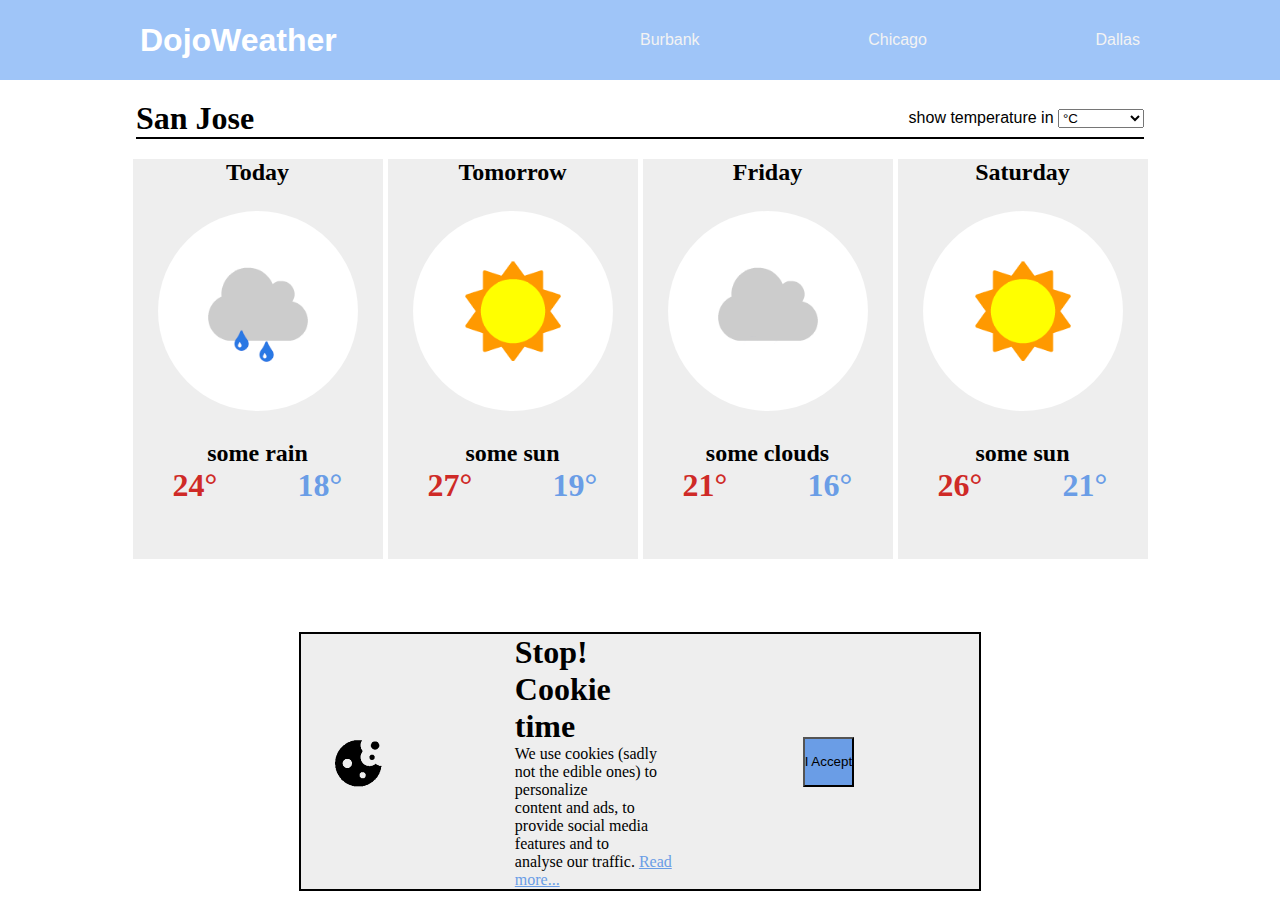
<file: DojoWeather/index.html>
<!DOCTYPE html>
<html lang="en">
<head>
    <meta charset="UTF-8">
    <meta name="viewport" content="width=device-width, initial-scale=1.0">
    <title>Weather Forecast</title>
    <link rel="stylesheet" href="style.css">
</head>
<body>
    <div class="nav">
        <div class="flex-container">
            <h1 class="nav-title">DojoWeather</h1>
            <ul class="nav-links" onclick="alert('Loading weather report...')">
                <li><a href="#">Burbank</a></li>
                <li><a href="#">Chicago</a></li>
                <li><a href="#">Dallas</a></li>
            </ul>
        </div>
    </div>
    <div class="main">
        <div class="header_main">
            <div class="user">
                <h1>San Jose</h1>
            </div>
            <div class="temperature">
                <label for="">show temperature in</label>
                <select id="tempUnit">
                    <option value="°C">°C</option>
                    <option value="celsius">Celsius</option>
                    <option value="fahrenheit">Fahrenheit</option>
                </select>
            </div>
        </div>
        <div class="box">
            <div class="box_temperature">
                <h2>Today</h2>
                <img src="assets/some_rain.png" alt="">
                <h2>some rain</h2>
                <div class="temp">
                    <h1 class="temperature_one">24°</h1>
                    <h1 class="temperature_two">18°</h1>
                </div>
            </div>
            <div class="box_temperature">
                <h2>Tomorrow</h2>
                <img src="assets/some_sun.png" alt="">
                <h2>some sun</h2>
                <div class="temp">
                    <h1 class="temperature_one">27°</h1>
                    <h1 class="temperature_two">19°</h1>
                </div>
            </div>
            <div class="box_temperature">
                <h2>Friday</h2>
                <img src="assets/some_clouds.png" alt="">
                <h2>some clouds</h2>
                <div class="temp">
                    <h1 class="temperature_one">21°</h1>
                    <h1 class="temperature_two">16°</h1>
                </div>
            </div>
            <div class="box_temperature">
                <h2>Saturday</h2>
                <img src="assets/some_sun.png" alt="">
                <h2>some sun</h2>
                <div class="temp">
                    <h1 class="temperature_one">26°</h1>
                    <h1 class="temperature_two">21°</h1>
                </div>
            </div>
        </div>
            <div class="footer">
                <img src="assets/cookie.png" alt="cookie">
                <div class="text">
                <h1>Stop! Cookie time</h1>
                <p>We use cookies (sadly not the edible ones) to personalize 
                    <br> content and ads, to provide social media features and to 
                    <br> analyse our traffic. 
                    <a href="#">Read more...</a>
                </div>
                    <button class="removebtn" onclick="removeFooter('.footer')">I Accept</button>
                </p>
            </div>
    </div>
    <script src="script.js"></script>
</body>
</html>
</file>
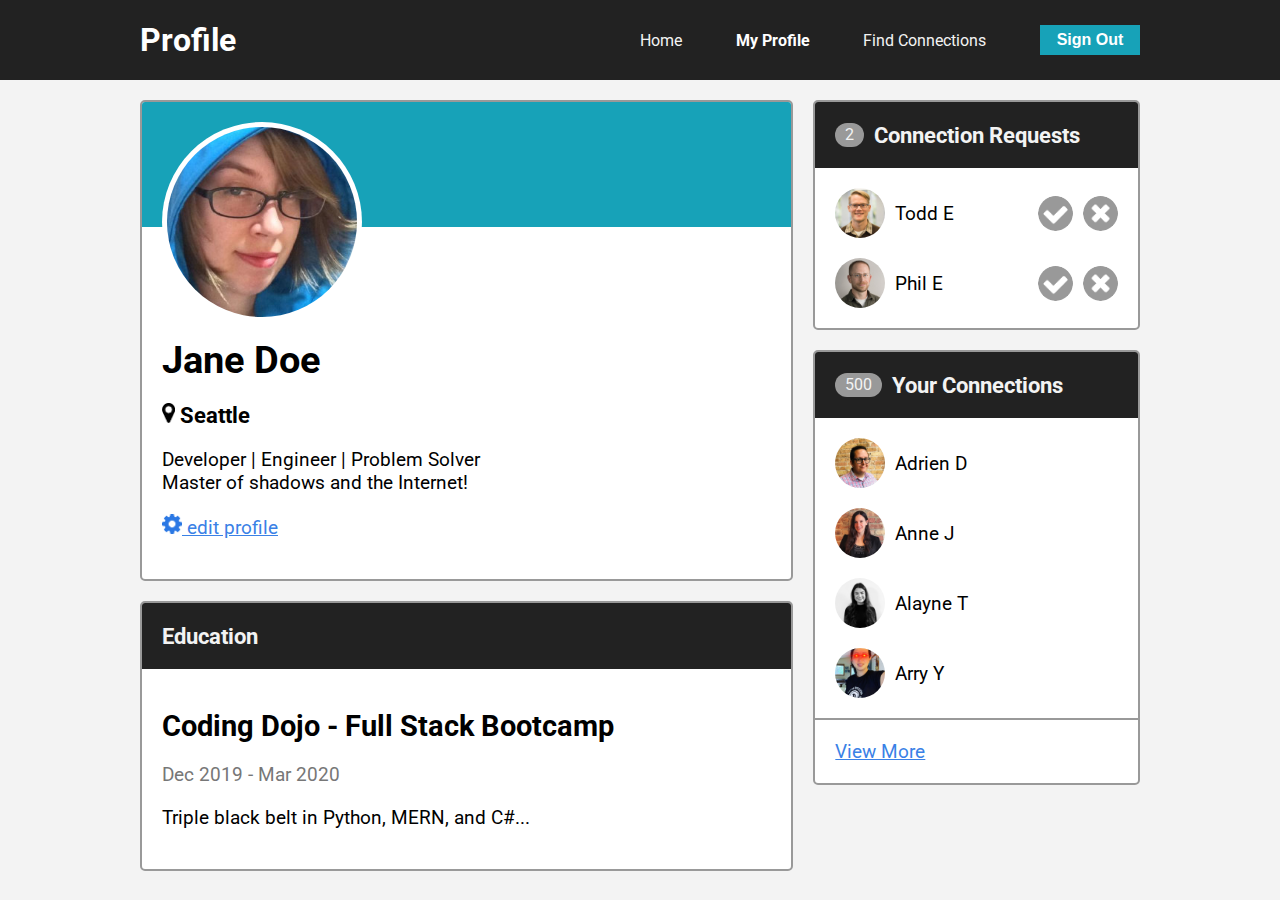
<file: profile-page/index.html>
<!DOCTYPE html>
<html lang="en">
<head>
    <meta charset="UTF-8">
    <meta name="viewport" content="width=device-width, initial-scale=1.0">
    <title>Profile Page</title>
    <link rel="stylesheet" href="style.css">
    <link rel="preconnect" href="https://fonts.gstatic.com">
    <link href="https://fonts.googleapis.com/css2?family=Roboto&display=swap" rel="stylesheet">
</head>
<body>

    <!-- navbar -->
    <div class="nav">
        <div class="flex-container">
            <h1 class="nav-title">Profile</h1>
            <ul class="nav-links">
                <li><a href="#">Home</a></li>
                <li><a href="#" class="active">My Profile</a></li>
                <li><a href="#">Find Connections</a></li>
                <li><button class="btn">Sign Out</button></li>
            </ul>
        </div>
    </div>

    <!-- main -->
    <div class="flex-container main">

        <!-- 2/3 width column -->
        <div class="col-2">

            <!-- user info card -->
            <div class="card user-card">
                <div class="card-header">
                    <img src="images/jane-m.jpg" alt="jane" class="avatar-m">
                </div>
                <div class="card-body">
                    <h1 id="name">Jane Doe</h1>
                    <h3><img src="icons/map-marker.png" alt="pin" class="icon-s"> Seattle</h3>
                    <p>Developer | Engineer | Problem Solver<br>
                    Master of shadows and the Internet!</p>
                    <p><a href="#" onclick="change('#nm')"> <img src="icons/gear.png" alt="gear" class="icon-s"> edit profile</a></p>
                </div>
            </div>

            <!-- user education card -->
            <div class="card">
                <div class="card-header">
                    <h3>Education</h3>
                </div>
                <div class="card-body">
                    <h2>Coding Dojo - Full Stack Bootcamp</h2>
                    <p class="dates">Dec 2019 - Mar 2020</p>
                    <p>Triple black belt in Python, MERN, and C#...</p>
                </div>
            </div>

        </div>

        <!-- 1/3 width column -->
        <div class="col-1">

            <!-- connection requests card -->
            <div class="card">
                <div class="card-header">
                    <span class="badge" id="friends">2</span>
                    <h3>Connection Requests</h3>
                </div>
                <ul class="card-list">
                    <li class="card-list-item" id="user1">
                        <span>
                            <img src="images/todd-s.jpg" alt="todd" class="avatar-s">
                            Todd E
                        </span>
                        <span>
                            <img onclick="removeUser(user1),accept(accept1)" src="icons/accept-circle.png" alt="accept" class="icon">
                            <img onclick="removeUser(user1),decline(friends)" src="icons/close-circle.png" alt="close" class="icon">
                        </span>
                    </li>
                    <li class="card-list-item" id="user2">
                        <span>
                            <img src="images/phil-s.jpg" alt="phil" class="avatar-s">
                            Phil E
                        </span>
                        <span>
                            <img onclick="removeUser(user2),accept(accept1)" src="icons/accept-circle.png" alt="accept" class="icon">
                            <img onclick="removeUser(user2),decline(friends)" src="icons/close-circle.png" alt="close" class="icon">
                        </span>
                    </li>
                </ul>
            </div>

            <!-- your connections card -->
            <div class="card">
                <div class="card-header">
                    <span class="badge" id="accept1">500</span>
                    <h3>Your Connections</h3>
                </div>
                <ul class="card-list">
                    <li class="card-list-item start">
                        <img src="images/adrien-s.jpg" alt="adrien" class="avatar-s">
                        Adrien D
                    </li>
                    <li class="card-list-item start">
                        <img src="images/anne-s.jpg" alt="anne" class="avatar-s">
                        Anne J
                    </li>
                    <li class="card-list-item start">
                        <img src="images/alayne-s.jpg" alt="alayne" class="avatar-s">
                        Alayne T
                    </li>
                    <li class="card-list-item start">
                        <img src="images/arry-s.jpg" alt="arry" class="avatar-s">
                        Arry Y
                    </li>
                </ul>
                <div class="card-footer">
                    <a href="#">View More</a>
                </div>
            </div>

        </div>
    </div>

    <script src="script.js"></script>
</body>
</html>
</file>
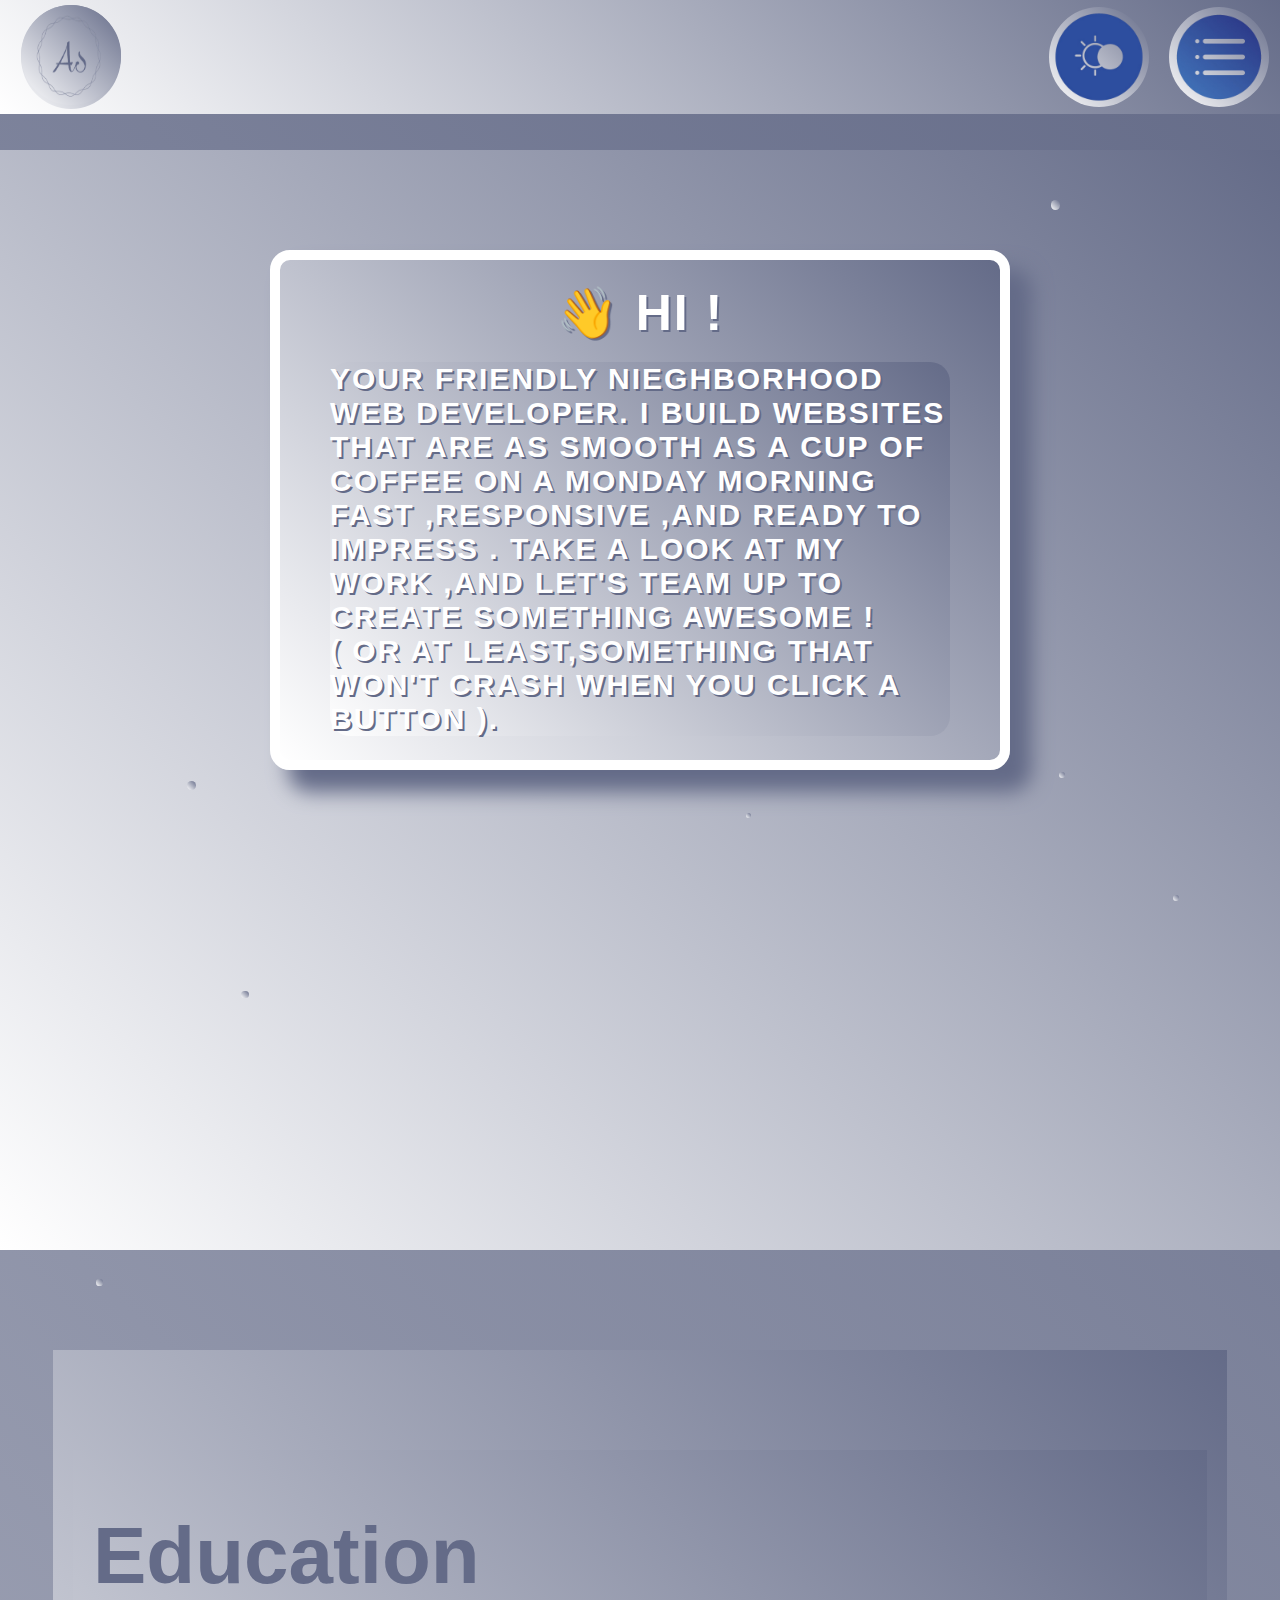
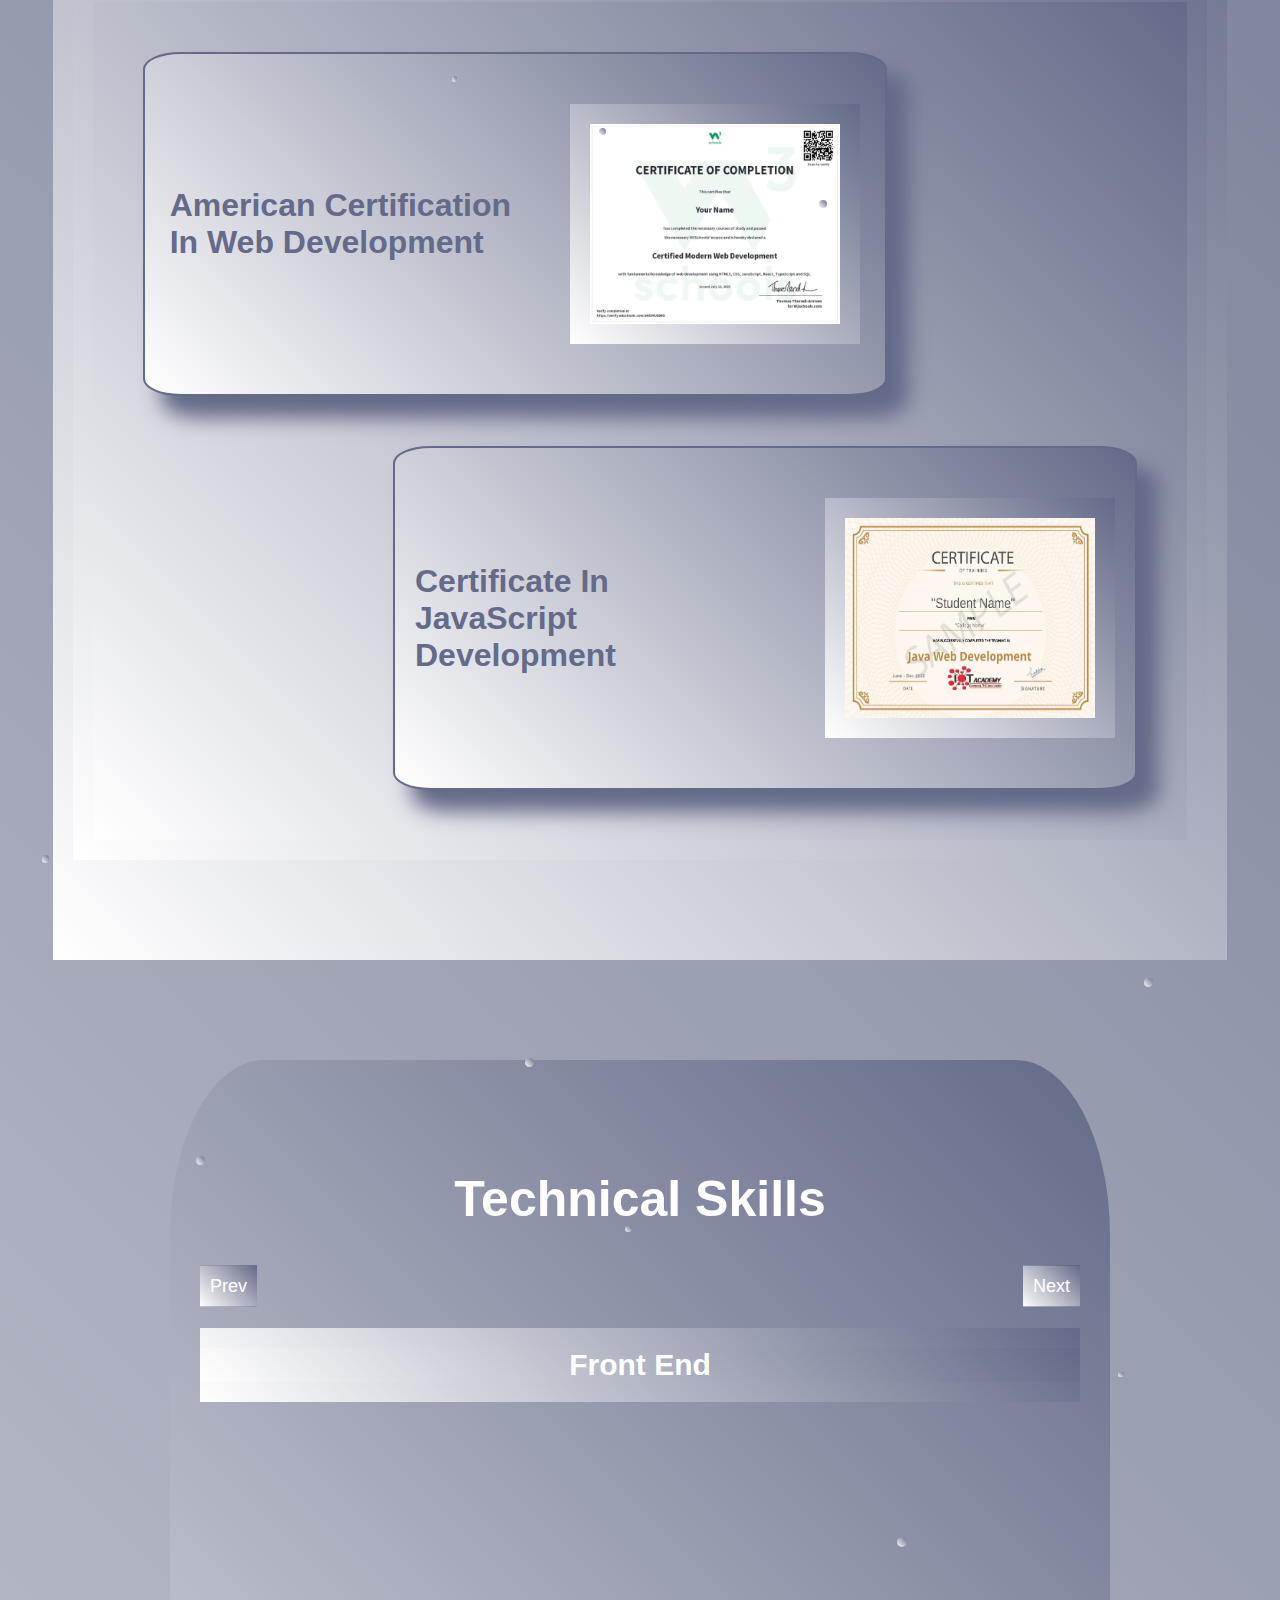
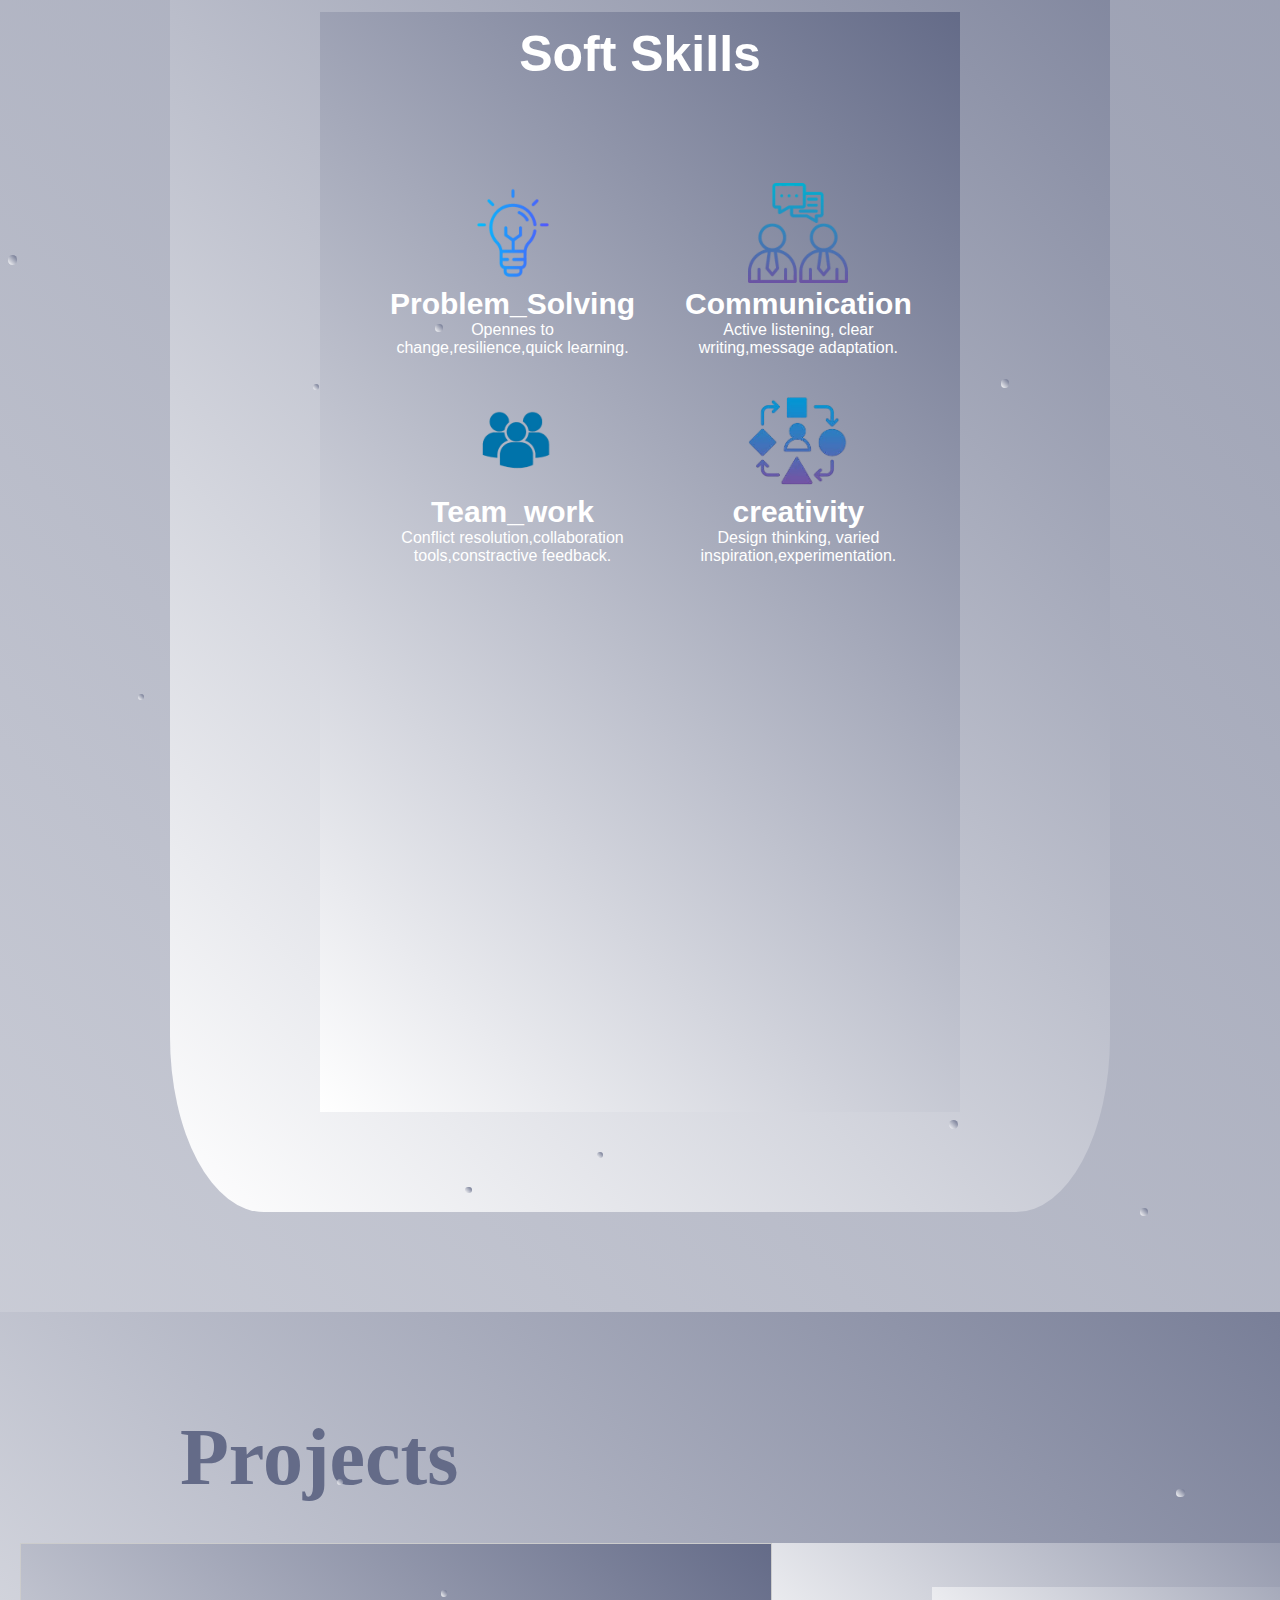
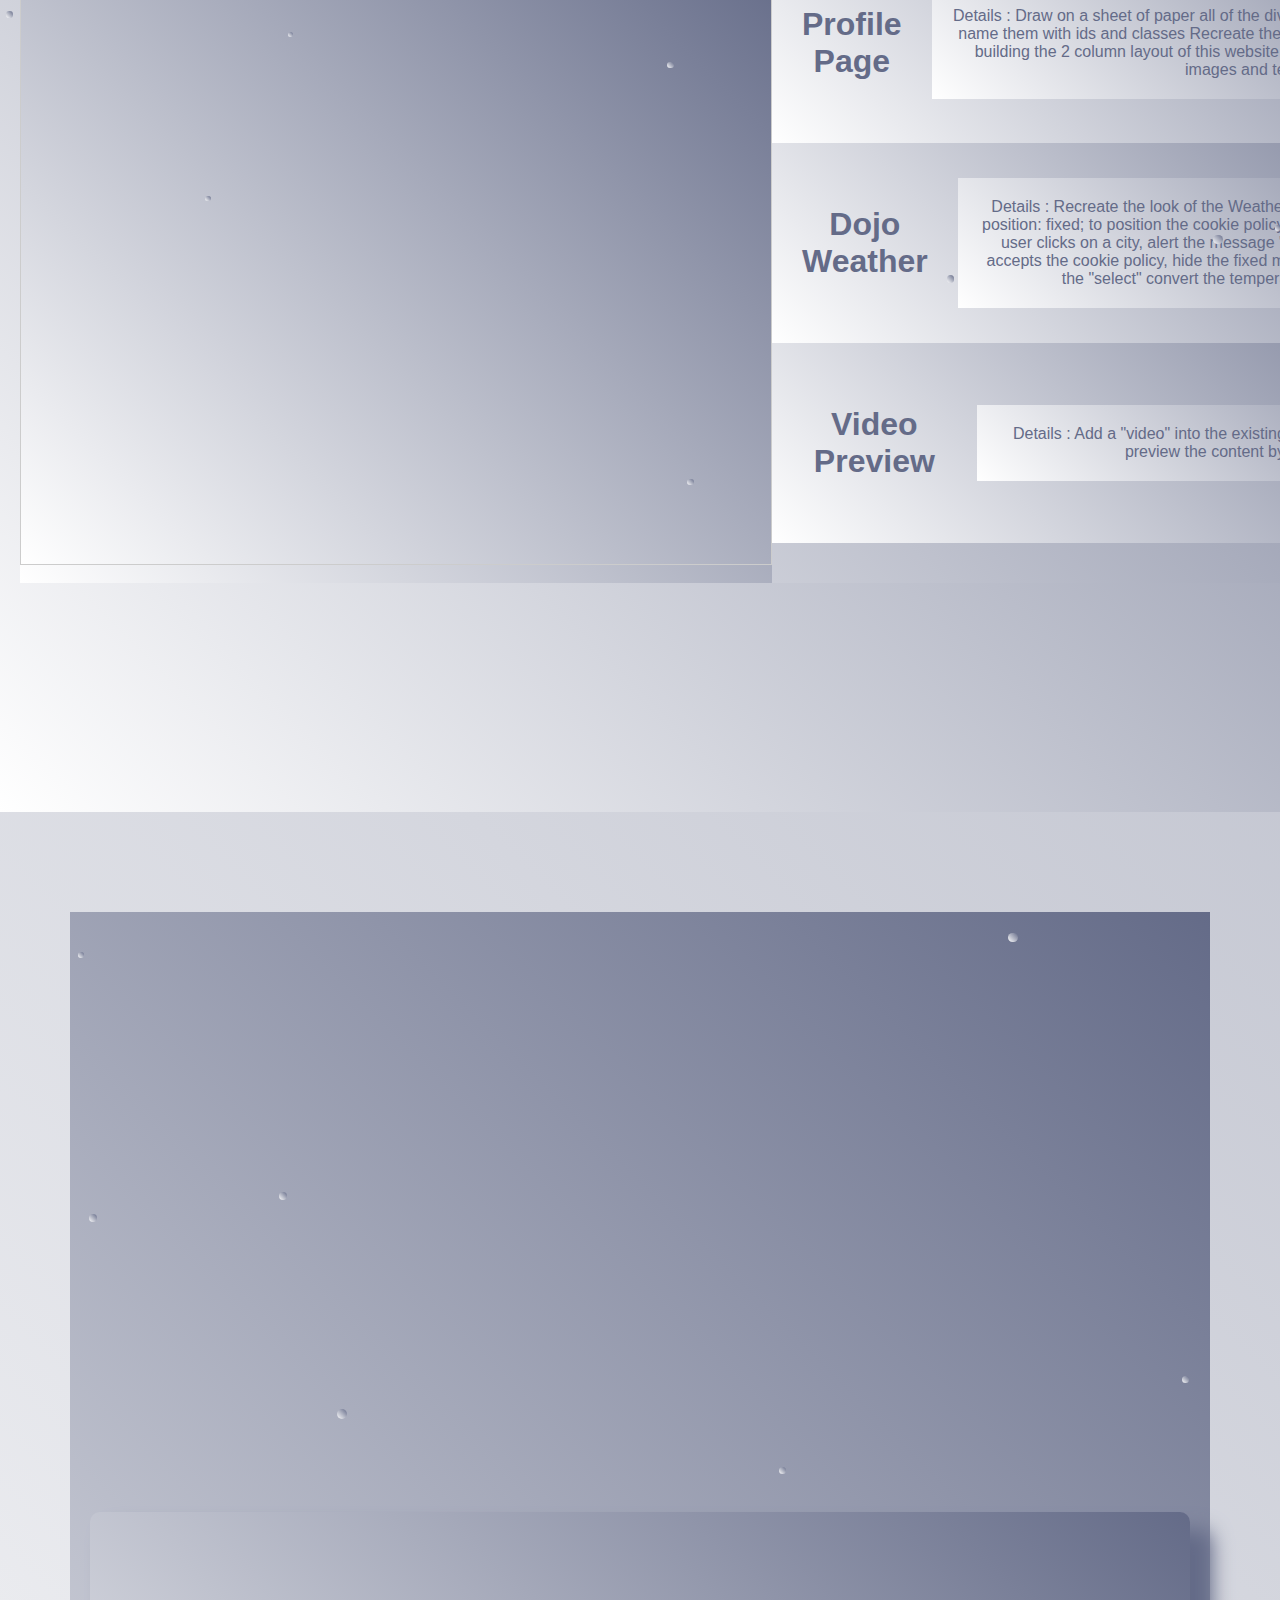
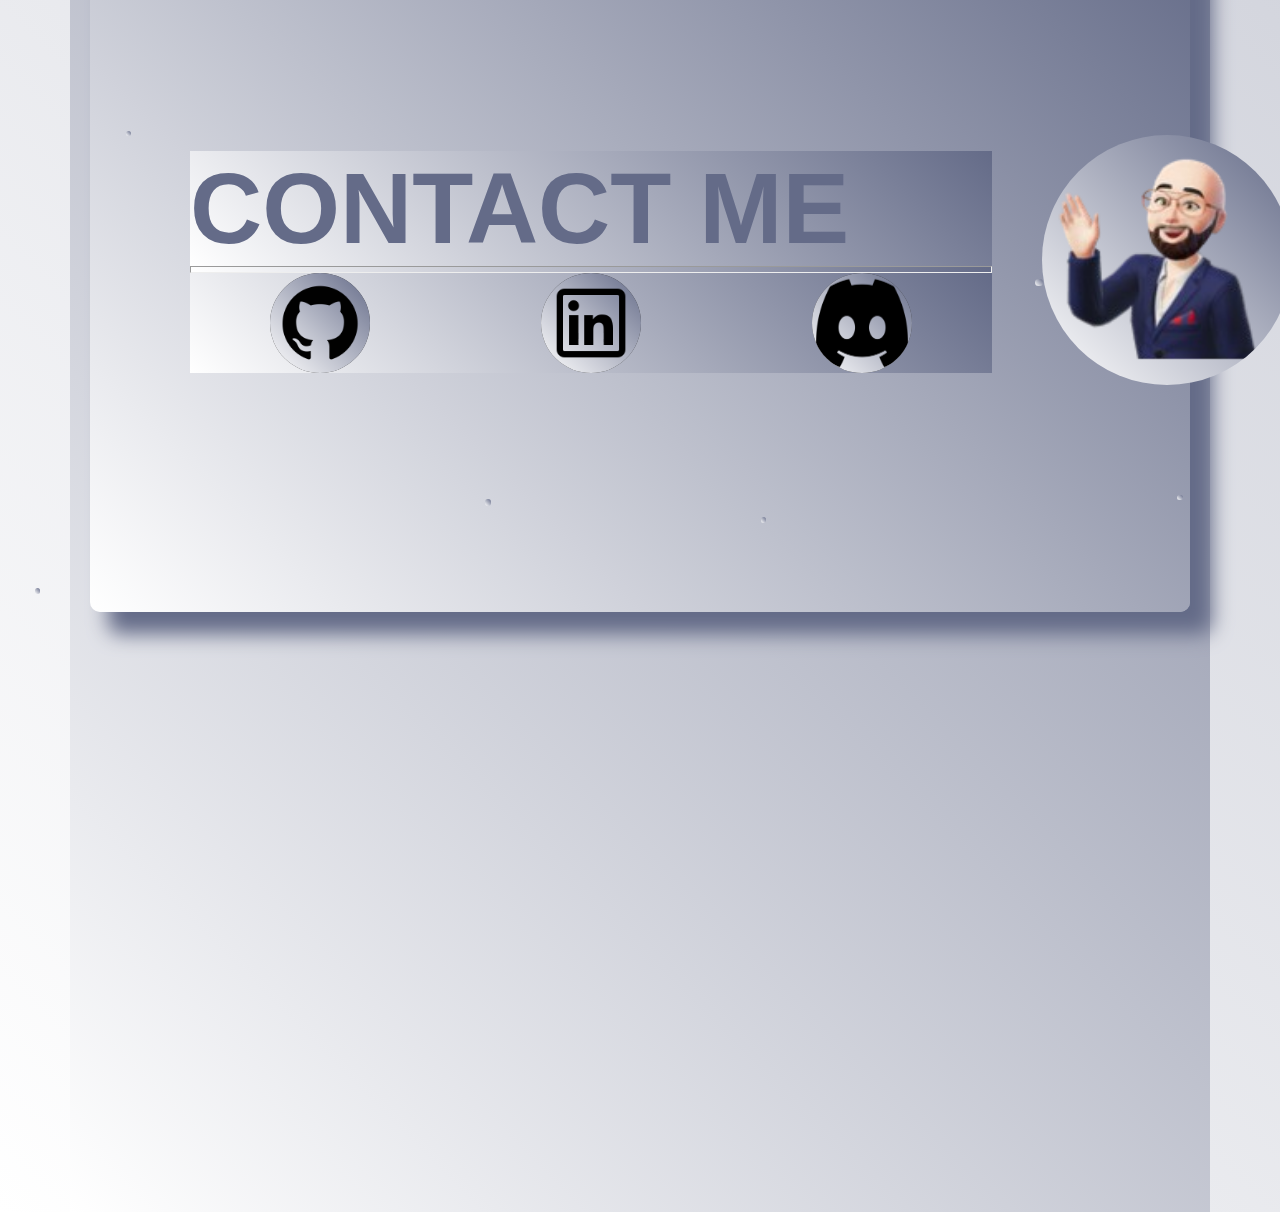
<file: portfolio.html>
<!DOCTYPE html>
<html lang="en">
<head>
    <meta charset="UTF-8">
    <meta name="viewport" content="width=device-width, initial-scale=1.0">
    <title>My Portfolio</title>
    <link rel="stylesheet" href="portfolio.css">
    <link href="https://fonts.googleapis.com/css2?family=Kavoon&display=swap" rel="stylesheet">
</head>
    <body>
    <!-- ------------------------------------Menu------------------------- -->
    <!-- Sidebar menu -->
    <div class="sidebar" id="sidebar">
        <ul>
            <li><a href="#home" onclick="scrollToSection('home')">Home</a></li>
            <li><a href="#education" onclick="scrollToSection('education')">Education</a></li>
            <li><a href="#technical-skills" onclick="scrollToSection('technical-skills')">Technical Skills</a></li>
            <li><a href="#skills" onclick="scrollToSection('skills')">Soft Skills</a></li>
            <li><a href="#projects" onclick="scrollToSection('projects')">Projects</a></li>
            <li><a href="#contact" onclick="scrollToSection('contact')">Contact</a></li>
        </ul>
    </div>
    <!-- _________________________________________Home Section_________________________________________________  -->
    <div class="container_home">
        <section id="home">
            <div class="navbar_home">
                <div class="logo_home">
                    <img class="mode-icon" onclick="toggleTheme()" src="Assets/Logo_Name.png" alt="logo_icon">
                </div>
                <div class="list_home">
                    <img src="Assets/Darkkkk.png" alt="mode_icon">
                    <img class="menu-icon" onclick="toggleMenu()"src="Assets/Menuuu.png" alt="menu_icon">
                </div>
            </div> 
            <div class="main_home">
                <p class="greeting" id="hi" onmouseover="greeting('#hi')">&#128075; Hi ! </p>   
                <p class="text_home">
                your friendly nieghborhood web developer. I build websites that are as smooth as a cup of coffee on a Monday morning fast ,responsive ,and ready to impress . Take a look at my work ,and let's team up to create something awesome ! <br>( or at least,something that won't crash when you click a button ).
                </p>
            </div>
        </section>

    <!-- _________________________________________Education Section_________________________________________________  -->
    <section id="education">
    <div class="education mode-dark" id="education">
        <h1>Education</h1>
        <div class="box">
            <div class="box_left mode-dark  colormode">
                <h3>American Certification<br> 
                    In Web Development <br>
                </h3>
                <img src="Assets/certificate-of-completion-modern-web-development-preview.webp" alt="coding dojo certif">
            </div>
            <div class="box_right mode-dark  colormode">
                <h3>Certificate In JavaScript <br>
                    Development <br>
                </h3>
                <img src="Assets/java-web-development-certificate.jpg" alt="coding dojo certif">
            </div>
        </div>
    </div>
    </section>
        <!-- _________________________________________Technical-Skills Section_________________________________________________  -->
    <section id="technical-skills" class="mode-light">
        <div class="technicskills">
            <div class="technical mode-light">
                <h1>Technical Skills</h1>
                <div class="carousel">
                    <div class="carousel-content colormode">
                        <div class="front_end" data-technical="1">
                            <h3 class="clickable">Front End</h3>
                        </div>
                        <div class="back_end" data-technical="2">
                            <h3 class="clickable">Back End</h3>
                        </div>
                        <div class="database" data-technical="3">
                            <h3 class="clickable">Database</h3>
                        </div>
                    </div>
                </div>
                <button id="prev-technical">Prev</button>
                <button id="next-technical">Next</button>
            </div>
<!-- _________________________________________Soft-Skills Section_________________________________________________  -->
        <section id="skills" class="mode-light">
            <div class="soft_skills mode-light">
                <h1>Soft Skills</h1>
                <div class="container_softskills">
                    <div class="main_softskills">
                        <div class="box_softskills">
                            <img src="./Assets/Problem_solving.webp" alt=" image of problem solving">
                            <h3>Problem_Solving</h3>
                            <p> Opennes to change,resilience,quick learning.</p>
                        </div>
                        <div class="box_softskills">
                            <img src="./Assets/Team_working.webp" alt="image of team working">
                            <h3>Team_work</h3>
                            <p>Conflict resolution,collaboration tools,constractive feedback. </p>
                        </div>
                        
                    </div>
                    <div class="main_softskills">
                        <div class="box_softskills">
                            <img src="./Assets/Communication.webp" alt="image de communication">
                            <h3>Communication</h3>
                            <p>Active listening, clear writing,message adaptation.</p>
                        </div>
                        <div class="box_softskills">
                            <img src="./Assets/creativite.webp" alt="image de creativity">
                            <h3>creativity</h3>
                            <p>Design thinking, varied inspiration,experimentation.</p>
                        </div>
                    </div>
                    
                </div>
            </div>
        </div>
    </section>

        <!-- Modal for images -->
        <div id="modal" class="modal">
            <div class="modal-content">
                <span class="close">&times;</span>
                <div id="modal-images"></div>
            </div>
        </div>
        
        <!-- _________________________________________Projects Section_________________________________________________  -->
    <section class="consec" id="projects">
        <h1 class="proj" >Projects</h1>
        <div class="projects">
            <div class="leftproject">
                <div class="preview">
                    <img id="preview-image" src="./Assets/java-web-development-certificate.jpg" alt="Image Preview" />
                </div>
            </div>
            <div class="rightproject">
                <ul>
                    <li>
                        <div class="image-links">
                            <a href="./profile-page/index.html" src="./Assets/profilepage1.png"> <h4>Profile Page</h4> </a>         
                        </div>
                        <div class="text_project">
                            <p> Details : Draw on a sheet of paper all of the divs we expect to need to create the layout and name them with ids and classes
                                Recreate the look of the top navigation element
                                Continue building the 2 column layout of this website, start with the rough boxes and add in the images and text as we go 
                            </p>
                        </div>
                    </li>
                    <li>
                        <div class="image-links">
                            <a href="./DojoWeather/index.html" src="./Assets/profile2.webp"><h4> Dojo Weather </h4></a>         
                        </div>
                        <div>
                            <p class="text_project"> Details : Recreate the look of the Weather Forecast page using HTML and CSS
                                Use position: fixed; to position the cookie policy message at the bottom of the page
                                When a user clicks on a city, alert the message "Loading weather report..."
                                When the user accepts the cookie policy, hide the fixed message
                                Challenge: When the user changes the "select" convert the temperatures from Celsius to Fahrenheit
                            </p>
                        </div>
                    </li>
                    <li>
                        <div class="image-links">
                            <a href="./video-preview/index.html" src="./Assets/profile3.webp"> <h4> Video Preview </h4></a>         
                        </div>
                        <div>
                            <p class="text_project"> Details : Add a "video" into the existing project
                                When hovering the video it should preview the content by playing the video on mute
                            </p>
                        </div>
                    </li>
                </ul>
            </div>
        </div>
    </section>
<!-- _________________________________________Contact Section_________________________________________________  -->
    <section id="contact">
        <div class="container_footer">
            <div class="contact">
                <h2>CONTACT ME</h2>
                <hr class="hr">
                <div class="social-links">
                    <img id="github" class="social-link" src="./Assets/github_git_icon_145985.png" class="social -link" alt="image1" target="_blank">
                    <img id="linkdin" class="social-link" src="./Assets/LinkedIn_icon-icons.com_55877.png" class="social -link" alt="image2" target="_blank">
                    <img id="discord" class="social-link" src="./Assets/discord_icon_195948.png" class="social -link" alt="image3" target="_blank">
                </div>
            </div>
            <div class="avatar1">
                <img src="Assets/My Avatar Say Hi.png" alt="Avatar" width="100">
            </div>
        </div>
    </section>
</div>
<script src="portfolio.js"></script>
</body>
</html>
</file>
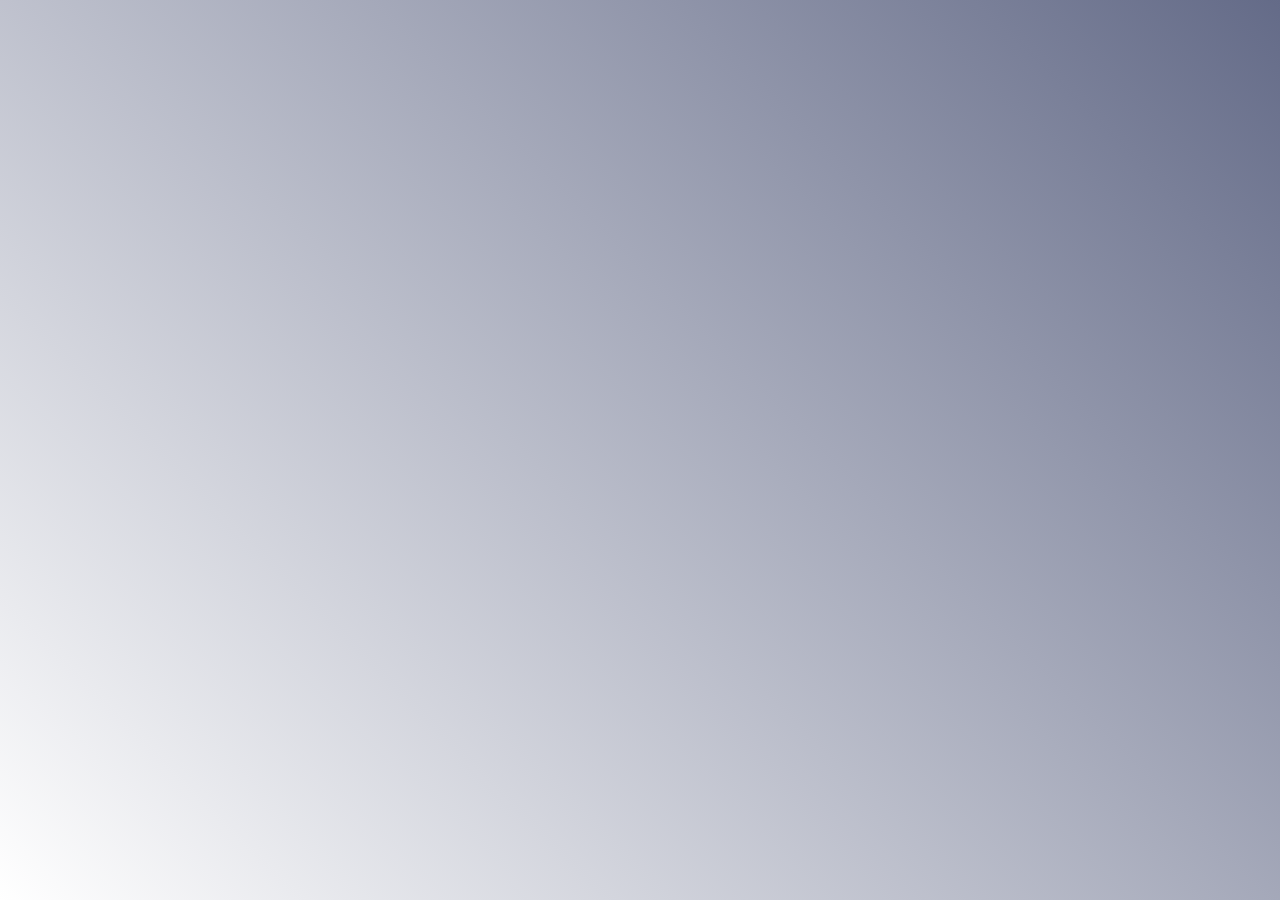
<file: welcome.html>
<!DOCTYPE html>
<html lang="en">
<head>
    <meta charset="UTF-8">
    <meta name="viewport" content="width=device-width, initial-scale=1.0">
    <title>Portfolio</title>
    <link rel="stylesheet" href="portfolio.css">
    <link href="https://fonts.googleapis.com/css2?family=Kavoon&display=swap" rel="stylesheet">
</head>
<body>
<!-- // hidden section  -->
<div class="hidden">
    <div class="welcome-message">
        <span>Welcome to</span>
        <span>my digital</span>
        <span>playground!</span>
        <span style="font-size:200px;">&#128161;</span>
    </div>
</div>
<!-- end hidden section  -->
    <script src="welcome.js"></script>
</body>
</html>
</file>
<file: DojoWeather/style.css>
* {
    margin: 0;
    padding: 0;
}

.flex-container {
    width: 1000px;
    margin: 0 auto;
    font-family: 'Roboto', sans-serif;
}

.flex-container, .nav-links, .nav {
    display: flex;
    justify-content: space-between;
    align-items: center;
}

.nav {
    height: 80px;
    background-color: #9FC5F8;
    color: #fff;
    margin-bottom: 20px;
}

.nav-links {
    width: 50%;
    list-style-type: none;
    align-items: center;
}

.nav-links a {
    color: #f3f3f3;
    text-decoration: none;
}
.main {
    display: flex;
    flex-direction: column;
    align-items: center;
    justify-content:center;
    width: 63rem;
    margin: 0 auto;
    padding: 0;
}
.header_main {
    border-bottom: 2px solid black;
    width: 100%;
    display: flex;
    align-items: center;
    justify-content:space-between;
    text-align: center;
}
.box {
    display: flex;
    text-align: center;
    margin: 20px;
    gap: 5px;
    height: 400px;
}
.box_temperature {
    background-color: #EEEEEE;
}
.temp {
    display: flex;
    justify-content: space-around;
}
.box img {
    width: 200px;
    margin: 25px;
    border-radius: 50%;
}

.temperature_one {
    color: #CF2A27;
}
.temperature_two {
    color: #6A9DE6;
}
.temperature {
    font-family: 'Roboto', sans-serif;
}
.footer {
    display: flex;
    justify-content: center;
    align-items: center;
    gap: 100px;
    position: fixed;
    bottom: 1%;
    border: 2px solid black;
    background-color: #EEEEEE;
    width: 53%;
}
.footer button {
    background-color: #6A9DE6;
    color: black;
    height: 50px;
    width: 150px;
    margin: 25px;
}
.footer img {
    width: 150px;
    margin: 25px;
}
.text {
    width: 500px;
}
.text a {
    color: #6A9DE6;
}
</file>
<file: portfolio.css>
*{
    margin: 0% auto;
    padding: 0%;
    font-family: sans-serif;
    position: relative;
    background: linear-gradient(45deg, #fff , rgb(100, 107, 136));  /* Two background colors */
    background-size: 100% 100%; /* Increase the background size for smooth movement */
    transition: background-position 0.3s ease-out;
}
/* Styles for dark mode */

/* ---------------------------------------------------------welcome page --------------------------------------------------- */

.hidden {
    display: flex;
    flex-direction: column;
    justify-content: center;
    align-items: center;
    height: 100vh;
    background-color: #774069;
    color: white;
    font-family: 'Kavoon', sans-serif;
}

.welcome-message {
    font-size: 10em;
    overflow: hidden;
    color: #774069;
    font-family: 'Kavoon', sans-serif;
    color: white;
    background: none; 
    background-color: transparent;
}

.welcome-message span {
    display: inline-block;
    opacity: 0;
    transform: translateY(20px);
    animation: fadeIn 0.5s forwards;
    margin: 20px 20px;
    background: none; 
    background-color: transparent;
}

.welcome-message span:nth-child(1) {
    animation-delay: 0.5s;
}
.welcome-message span:nth-child(2) {
    animation-delay: 1s;
}
.welcome-message span:nth-child(3) {
    animation-delay: 1.5s;
}
.welcome-message span:nth-child(4) {
    animation-delay: 2s;
}
.welcome-message span:nth-child(5) {
    animation-delay: 2,5s;
}

.introduction {
    display: none; /*Masque l'introduction par défaut */
    text-align: center;
    margin-top: 20px;
}



@keyframes fadeIn {
    to {
        opacity: 1;
        transform: translateY(0);
    }
}
@keyframes shake {
    0% { transform: translate(0); }
    25% { transform: translate(-5px, 0); }
    50% { transform: translate(5px, 0); }
    75% { transform: translate(-5px, 0); }
    100% { transform: translate(0); }
}

.shake {
    animation: shake 0.5s;
}



/* _________________________________________Menu_________________________________________________ */

/* Sidebar styling with transitions */
.sidebar {
    position: fixed;
    top: 50%;
    left: -100%; /* Start off-screen */
    transform: translateY(-50%);
    background-color: rgba(0, 0, 0, 0.8); /* Semi-transparent background */
    z-index: 1000;
    border-radius: 8px; /* Rounded corners */
    width: 650px;
    height: 700px;
    box-shadow: 0 4px 8px rgba(0, 0, 0, 0.2);
    transition: left 0.5s ease; /* Smooth sliding effect */
    overflow-y: auto; /* Allow scrolling if content overflows */
}
/* When the menu is open */
body.menu-open .sidebar {
    left: 30%; /* Slide into the center */
    overflow: hidden;
}

.sidebar ul li {
    list-style: none;
    height: 120px;
}

.sidebar li {
    /* padding:25px; */

}

.sidebar a {
    color: rgb(100, 107, 136);
    text-decoration: none;
    display: block;
    font-size: x-large;
    font-family:fantasy;
    background: none;
    transition: transform 0.3s ease, box-shadow 0.3s ease; /* Smooth animation */
    cursor: pointer; /* Indicate interactivity */
}

/* Hover effect */
.sidebar a:hover {
    transform: translateY(-10px); /* Lift the container slightly */
    box-shadow: 0 10px 15px rgba(0, 0, 0, 0.3); /* Enhance shadow on hover */
    background-color: #575757;
}



/* Sections styling */
section {
    padding: 100px 20px;
    min-height: 100vh;
}

/* Adjust padding on sections when sidebar is open */
body.sidebar-open {
    padding-right: 250px;
}

/* _________________________________________Home Section_________________________________________________ */
.container_home {
    display: flex;
    flex-direction: column;
    padding-top: 150px;
    gap: 100px;
}
/* ________________________Nav Bar Home ___________________ */

.navbar_home {
    display: flex;
    align-items: center;
    justify-content:baseline;
    position: fixed;
    top: 0; 
    left: 0; 
    width: 100%; 
    z-index: 1001; 
    padding: 5px;
    gap: 70%;
}
.navbar_home img {
    border-radius: 50%;
    height: 100px;
    width: 100px;
}
.logo_home {
    border-radius: 50%;
}
.list_home {
    display: flex;
    gap: 20px;
    align-items: center;
    justify-content: center;
    border-radius: 50%;
    background: none; 
    background-color: transparent; 
}

/* __________________________Main Home______________________ */

.main_home {
    border-radius: 20px;
    width: 50%;
    height: 400px;
    padding: 50px;
    gap: 20px;
    display: flex;
    flex-direction: column;
    justify-content: center;
    grid-template-columns: repeat(2, 1fr);
    border: 10px solid white;
    box-shadow: 20px 20px 20px 2px rgb(100, 107, 136);
    font-family: "Comic Sans MS", "Chalkduster", "Cursive", sans-serif; /* Choose a fun font */
    font-size:150px; /* Text size */
    font-weight: bold; /* Bold text for better visibility */
    color: rgb(255, 255, 255); /* Bright color */
    letter-spacing: 2px; /* Letter spacing */
    text-transform: uppercase; /* Convert text to uppercase */
    text-shadow: 2px 2px 0px rgb(100, 107, 136); /* Add a shadow to give depth */
}

.greeting {
    font-size: 50px;
    background: none; 
    background-color: transparent; 
}
.text_home {
    font-family: sans-serif;
    font-size: 30px;
    background-color: rgb(59, 64, 86);
    border-radius: 20px;
    transition: transform 0.3s ease, box-shadow 0.3s ease; /* Smooth animation */
    cursor: pointer; /* Indicate interactivity */
}
/* Hover effect */
.text_home:hover {
    transform: translateY(-10px); /* Lift the container slightly */
    box-shadow: 0 10px 15px rgba(0, 0, 0, 0.3); /* Enhance shadow on hover */
}

/* ________________________Animation Home ______________________ */

.particle {
    position: absolute;
    border-radius: 50%;
    background-color:rgb(100, 107, 136);
    animation: moveParticle 5s infinite ease-in-out;
}
@keyframes moveParticle {
    0% {
        transform: translate(0, 0) scale(1); 
        opacity: 1;
    }
    50% {
        transform: translate(400px, -100px) scale(1.5); 
        opacity: 0.5;
    }
    100% {
        transform: translate(-400px, 100px) scale(1); 
        opacity: 1;
    }
}


/* _________________________________________Education Section_________________________________________________ */

.education{
    padding: 20px;
}
.education h1 {
    margin-top: 40px;
    font-size: 50px;
}

.box {
    display: flex;
    flex-direction:column;
    align-items: center;
    padding: 50px; 
    grid-template-columns: repeat(2, 1fr);
    gap: 50px;
}
.box h3 {
    background: none; 
    background-color: transparent; 
    font-size: xx-large;
    color: rgb(100, 107, 136);
}
.education h1 {
    background: none; 
    background-color: transparent; 
    color: rgb(100, 107, 136);
    font-size: 80px;

}
.box_left {
    display: flex;
    justify-content: space-around;
    align-items: center; 
    font-family: 'Instrument Sans', sans-serif; 
    font-size: 15px;
    border: 2px solid  rgb(100, 107, 136);
    background-color:  rgb(100, 107, 136);
    height: 300px;
    border-radius: 5%;
    color:  rgb(100, 107, 136);
    width: 700px;
    gap: 50px;
    margin-right: 250px;
    padding: 20px;
    box-shadow: 20px 20px 20px 2px  rgb(100, 107, 136);
    ;

}


.box_right {
    display: flex;
    height: 300px;
    justify-content: space-around; 
    align-items: center; 
    font-family: 'Instrument Sans', sans-serif; 
    font-size: 15px;
    border-radius: 5%;
    border: 2px solid  rgb(100, 107, 136) ;
    background-color: rgb(100, 107, 136) ;
    color:  rgb(100, 107, 136);
    width: 700px;
    gap: 50px;
    margin-left: 250px;
    padding: 20px;
    box-shadow: 20px 20px 20px 2px   rgb(100, 107, 136);
    ;
}

.box img {
    width: 250px;
    height: 200px; 
    padding: 20px;
}

.box_left, .box_right,.skill-card , .container_footer {
    transition: transform 0.3s; 
}

.box_left:hover, .box_right:hover, .skill-card:hover , .container_footer:hover {
    transform: scale(1.05); 
}


/* _________________________________________Technical Skills Section_________________________________________________ */
.technicskills{
    display: flex;
    flex-direction: column;
    gap: 200px;
    background: none; 
    background-color: transparent;
}

/* General Styles for Technical */
.technical{
    display: flex;
    flex-direction: column;
    align-items: center;
    justify-content: center;
    text-align: center;
    gap: 100px; /* Space between elements */
    font-family: Arial, sans-serif;
    text-align: center;
    background-color: rgb(100, 107, 136); /* Background color */
    color: white; /* Text color */
    width: 900px;
    padding:10px; /* Ensure there's padding inside the section */
    box-sizing: border-box; /* Includes padding in height/width */
    background: none; 
    background-color: transparent;
}

#technical-skills{
    border-radius: 10%;
}
#technical-skills h1{
    background-color: transparent;
    background: none;
}

.technical h1, .soft_skills h1 {
    color: white; /* Ensures the title is visible on the background */
    font-size: 50px; /* Font size for the title */
    margin: 0;
    transition: transform 0.3s ease, box-shadow 0.3s ease; /* Smooth animation */
    cursor: pointer; /* Indicate interactivity */
    }

    /* Hover effect */
.technical h1:hover , .soft_skills h1:hover , .container_softskills:hover {
    transform: translateY(-10px); /* Lift the container slightly */
    box-shadow: 0 10px 15px rgb(100, 107, 136); /* Enhance shadow on hover */
}

/* Carousel Styles */
.carousel {
    overflow: hidden; /* Prevents showing elements outside the carousel */
    position: relative; /* Ensures carousel items are positioned relative to the parent */
    width: 100%; /* Ensures the carousel takes full width */
}

.carousel-content {
    display: flex;
    transition: transform 0.5s ease-in-out; /* Smooth transition for sliding */
    width: 100%; /* Ensures that the carousel's width is correct */
}

.carousel-content > div {
    min-width: 100%; /* Each carousel item takes up 100% of the carousel width */
}

/* Styling for Titles inside Carousel */
.carousel-content h3 {
    font-size: 30px; /* Font size for section titles inside carousel */
    margin: 20px 0;
    cursor: pointer; /* Shows a pointer cursor indicating it’s clickable */
    color: white;
}

.carousel-content h3:hover {
    text-decoration: underline; /* Adds underline effect on hover */
}

/* Modal Styling */
.modal {
    display: none; /* Hidden by default */
    position: fixed;
    z-index: 1; /* Places the modal above other elements */
    left: 0;
    top: 0;
    width: 100%;
    height: 100%;
    overflow: auto;
    background-color: rgba(0, 0, 0, 0.7); /* Semi-transparent background */
}

.modal-content {
    background-color: #fff; /* White background for the modal */
    margin: 10% auto; /* Centers the modal vertically and horizontally */
    padding: 20px;
    border-radius: 10px; /* Rounded corners for the modal */
    width: 80%; /* Modal width is 80% of the viewport */
    max-width: 600px; /* Maximum width for the modal */
    box-shadow: 0 5px 15px rgba(0, 0, 0, 0.3); /* Shadow effect for depth */
    text-align: center; /* Center-aligns the modal content */
}

.modal-content img {
    width: 30%; /* Images take the full width of the modal */
    margin-bottom: 10px;
    border-radius: 8px; /* Slightly rounded corners for images */
}

/* Close Button Styling */
.close {
    position: absolute; /* Position the close button within the modal */
    top: 10px;
    right: 20px;
    color: rgb(100, 107, 136); /* Button color */
    font-size: 28px; /* Font size for the close button */
    font-weight: bold;
    cursor: pointer; /* Indicates the button is clickable */
}

.close:hover,
.close:focus {
    color: white; /* Changes color when hovered or focused */
    text-decoration: none;
    cursor: pointer;
}

/* Additional Carousel Navigation Buttons */
#prev-technical, #next-technical {
    position: absolute;
    top: 50%;
    transform: translateY(-50%);
    background-color: rgba(0, 0, 0, 0.5);
    color: white;
    border: none;
    padding: 10px;
    cursor: pointer;
    font-size: 18px;
    z-index: 10;
}

#prev-technical {
    left: 10px;
}

#next-technical {
    right: 10px;
}

#prev-technical:hover, #next-technical:hover{
    background-color: rgba(0, 0, 0, 0.8); /* Darker background on hover */
}

/* Modal Overlay Styling */
.modal {
    display: none; /* Hidden by default */
    position: fixed;
    z-index: 1; /* Ensures the modal appears on top */
    left: 0;
    top: 0;
    width: 100%;
    height: 100%;
    background-color: rgba(0, 0, 0, 0.7); /* Adds semi-transparent black background */
    overflow: auto;
}

/* Responsive Adjustments */
@media (max-width: 768px) {
.technical{
    height: auto; /* Allow sections to grow as needed */
    gap: 50px; /* Adjust space between elements on smaller screens */
    }

.carousel-content h3 {
    font-size: 24px; /* Smaller font size for smaller screens */
    }
}

/* _________________________________________Soft Skills Section_________________________________________________ */
.soft_skills{
    display: flex;
    flex-direction: column;
    align-items: center;
    justify-content: center;
    gap: 100px; /* Space between elements */
    font-family: Arial, sans-serif;
    text-align: center;
    background-color: rgb(100, 107, 136); /* Background color */
    color: white; /* Text color */
    height: 300px;
    width: 500px;
    padding:50px; /* Ensure there's padding inside the section */
    border-radius: 20%;
    background: none;
    background-color: transparent;
}
.container_softskills{
    display: flex;
    justify-content: center;
    align-items: center;

    gap: 50px;
    background: none; 
    background-color: transparent;
    transition: transform 0.3s ease,box-shadow 0.3s ease;
}
.container_softskills h3 {
    background: none; 
    background-color: transparent;
    font-size: 30px;
}
.container_softskills img {
    height: 100px;
    width: 100px;
    background: none;
    background-color: transparent;
}
.main_softskills {
    display: flex;
    flex-direction: column;
    background: none;
    background-color: transparent;
}
.box_softskills{
    background-color: transparent;
    background: none;
}
.box_softskills p {
    height: 70px;
    background: none;
    background-color: transparent;
}


/* _________________________________________Project Section_________________________________________________ */

.projects {
    display: flex;
    flex-direction: row;
    height: 40rem;
    width: 100rem ;
    justify-content: space-between;
    text-align: center;
    
}
.leftproject {
    width: 100%;
}
.rightproject {
    height: 500px;
    display: flex;
    text-align: center;
    
}
.rightproject ul li p  {
    text-decoration: none;
    color: rgb(100, 107, 136);
    padding: 20px;

}
ul li {
    list-style: none;
    display: flex;
    flex-direction: row;
    align-items: center;
    justify-items: center;
    height: 200px;
}

.image-links {
    padding: 30px;
    background-color: transparent;
    background: none;
}

.image-links a  {
    text-decoration: none;
    color: rgb(100, 107, 136);
    
}
.image-links a h4{
    display: flex;
    text-align: center;
    text-decoration: none;
    color: rgb(100, 107, 136);
    background-color: transparent;
    background: none;
    font-size: xx-large;
}

.image-links a:hover {
    text-decoration: none;
}

.preview {
    border: 1px solid #ccc;
    width: 750px;
    height: 620px;
    display: flex;
    justify-content: center;
    align-items: center;
    overflow: hidden;
}
.preview img {
    max-width: 100%;
    max-height: 100%;
    display: none; 
}
.proj{
    color:rgb(100, 107, 136);
    font-size: 80px;
    width: 80rem;
    background-color: transparent;
    background: none;
    font-family:Georgia, 'Times New Roman', Times, serif;
}
.consec {
    display: flex;
    flex-direction: column;
    gap: 40px;
}


/* _________________________________________Contact Section_________________________________________________ */


.container_footer {
    display: flex;
    flex-direction: row;
    align-items: center;
    width: 900px;
    height: 500px;
    border-radius: 10px;
    box-shadow: 20px 20px 20px 2px  rgb(100, 107, 136);
    margin: 500px auto;
    color:  rgb(100, 107, 136);
    padding: 100px;
}

.container_footer h2 {
    font-size: 100px;
    text-align: start;
}
.hr {
    columns: rgb(100, 107, 136);
    height: 5px;
    width: 800px;
}
.social-links {
    display: flex;
    gap: 10px;
    flex-direction: row;
}

.social-link {
    width: 100px;
    height: 100px;
    border-radius: 50%;
    background-color: #333;
    display: flex;
    align-items: center;
    justify-content: center;
    color: white;
    text-decoration: none;
}
.contact h2{
    display: flex;
    flex-direction: column;
    
}
.avatar1 {
    border-radius: 50%;
    padding: 50px;
    background-color: transparent;
    background: none;
    width: 550px;
}

.avatar1 img {
    width: 250px;
    height: 250px;
    border-radius: 50%;
}
</file>
<file: profile-page/style.css>
/* CSS Reset */

* {
    margin: 0;
    padding: 0;
}

/* styles to apply to body */

body {
    background-color: #f3f3f3;
    font-family: 'Roboto', sans-serif;
}

.flex-container {
    width: 1000px;
    margin: 0 auto;
}

.flex-container, .nav-links, .nav {
    display: flex;
    justify-content: space-between;
    align-items: center;
}

.nav {
    height: 80px;
    background-color: #222;
    color: #fff;
    margin-bottom: 20px;
}

.nav-links {
    width: 50%;
    list-style-type: none;
    align-items: center;
}

.nav-links a {
    color: #f3f3f3;
    text-decoration: none;
}

.nav-links a.active {
    color: #fff;
    font-weight: bold;
}

.btn {
    height: 30px;
    width: 100px;
    color: #fff;
    background-color: #17a2b8;
    border: none;
    font-size: 1rem;
    font-weight: bold;
}

.flex-container.main {
    align-items: flex-start;
}

.col-2 {
    flex: 2;
    margin-right: 20px;
}

.col-1 {
    flex: 1;
}

.card {
    background-color: #fff;
    border: 2px solid #999;
    margin-bottom: 20px;
    border-radius: 5px;
    font-size: 1.2rem;
    overflow: hidden;
}


.card-header {
    padding: 20px;
    background-color: #222;
    color: #f3f3f3;
}

.card-header {
    display: flex;
    align-items: center;
}

.card-body {
    padding: 20px;
}

.card-body h1, 
.card-body h2,
.card-body h3,
.card-body p {
    margin: 20px 0px;
}

.user-card .card-header {
    background-color: #17a2b8;
    height: 85px;
    margin-bottom: 70px;
    display: block;
}

.card-footer {
    border-top: 2px solid #999;
    display: flex;
    align-items: center;
    padding: 20px;
}

.avatar-m {
    border-radius: 50%;
    background-color: #fff;
    height: 190px;
    padding: 5px;
}

.icon-s {
    height: 20px;
}

a {
    color: #3a81e6;
}

.dates {
    color: #777;
}

.card-list {
    padding: 0 20px;
    padding-top: 20px;
    list-style-type: none;
}

.card-list-item, 
.card-list-item > * {
    display: flex;
    align-items: center;
}

.card-list-item {
    margin-bottom: 20px;
    justify-content: space-between;
}

.card-list-item.start {
    justify-content: flex-start;
}

.avatar-s, .icon {
    height: 50px;
    border-radius: 50%;
    margin-right: 10px;
}

.icon {
    height: 35px;
}

.icon, .btn {
    cursor: pointer;
}

.icon:last-child {
    margin-right: 0;
}

.badge {
    font-size: 1rem;
    height: 24px;
    line-height: 24px;
    padding: 0 10px;
    background-color: #999;
    border-radius: 12px;
    margin-right: 10px;
}
</file>
